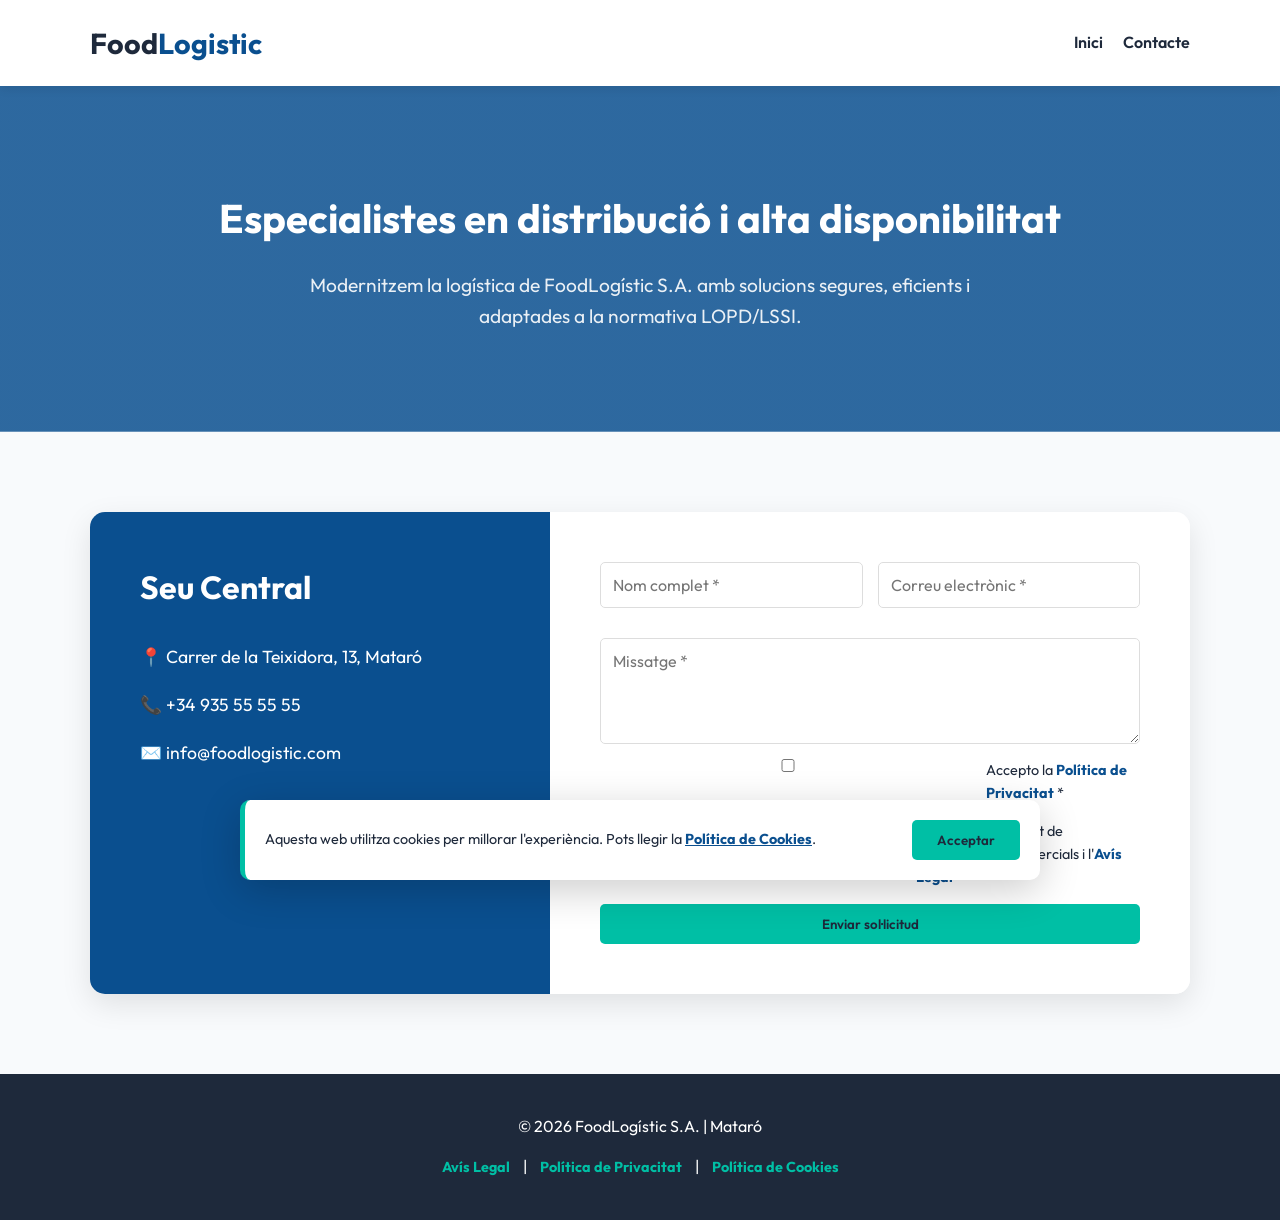
<file: docs/index.html>
<!DOCTYPE html>
<html lang="ca">
<head>
    <meta charset="UTF-8">
    <meta name="viewport" content="width=device-width, initial-scale=1.0">
    <title>FoodLogístic S.A. | Logística Alimentària</title>
    <link href="https://fonts.googleapis.com/css2?family=Outfit:wght@400;600;700&display=swap" rel="stylesheet">
    <style>
        /* CSS INTEGRAT PER EVITAR ERRORS DE CÀRREGA */
        :root { --primary: #0a4f8f; --secondary: #00bfa5; --dark: #1e293b; --light: #f8fafc; }
        * { margin: 0; padding: 0; box-sizing: border-box; font-family: 'Outfit', sans-serif; }
        body { line-height: 1.6; color: var(--dark); background-color: var(--light); }
        .container { width: 90%; max-width: 1100px; margin: 0 auto; }

        /* Capçalera */
        header { background: #fff; padding: 20px 0; box-shadow: 0 2px 10px rgba(0,0,0,0.1); position: sticky; top: 0; z-index: 100; }
        .header-content { display: flex; justify-content: space-between; align-items: center; }
        .logo h1 { font-size: 1.8rem; color: var(--dark); }
        .logo h1 span { color: var(--primary); }
        nav ul { display: flex; list-style: none; }
        nav ul li { margin-left: 20px; }
        nav ul li a { text-decoration: none; color: var(--dark); font-weight: 600; transition: 0.3s; }
        nav ul li a:hover { color: var(--primary); }

        /* Botons */
        .btn { display: inline-block; padding: 12px 25px; border-radius: 5px; text-decoration: none; font-weight: 600; cursor: pointer; border: none; transition: 0.3s; }
        .btn-primary { background: var(--secondary); color: var(--dark); }
        .btn-primary:hover { background: #00a892; transform: translateY(-2px); }

        /* Hero Section */
        .hero { 
            background: linear-gradient(rgba(10, 79, 143, 0.85), rgba(10, 79, 143, 0.85)), 
                        url('https://images.unsplash.com/photo-1586528116311-ad8dd3c8310d?auto=format&fit=crop&q=80&w=1000'); 
            background-size: cover; 
            background-position: center;
            color: white; 
            padding: 100px 0; 
            text-align: center; 
        }
        .hero h2 { font-size: 2.5rem; margin-bottom: 20px; }
        .hero p { font-size: 1.2rem; max-width: 700px; margin: 0 auto; opacity: 0.9; }

        /* Contacte */
        .contact { padding: 80px 0; }
        .contact-box { display: flex; background: white; border-radius: 15px; overflow: hidden; box-shadow: 0 10px 30px rgba(0,0,0,0.1); }
        .contact-info { flex: 1; padding: 50px; background: var(--primary); color: white; }
        .contact-info h2 { margin-bottom: 30px; font-size: 2rem; }
        .contact-info p { margin-bottom: 20px; display: flex; align-items: center; gap: 10px; font-size: 1.1rem; }
        
        .contact-form { flex: 1.5; padding: 50px; background: white; }
        .form-grid { display: grid; grid-template-columns: 1fr 1fr; gap: 15px; }
        .contact-form input, .contact-form textarea { width: 100%; padding: 12px; margin-bottom: 15px; border: 1px solid #ddd; border-radius: 5px; font-size: 1rem; }
        .contact-form textarea { grid-column: span 2; }
        .contact-form input:focus, .contact-form textarea:focus { outline: none; border-color: var(--primary); }

        .form-group-checkbox { display: flex; gap: 10px; margin-bottom: 15px; font-size: 0.9rem; align-items: flex-start; }
        .form-group-checkbox a { color: var(--primary); font-weight: bold; text-decoration: none; }
        .form-group-checkbox a:hover { text-decoration: underline; }

        /* Footer */
        footer { background: var(--dark); color: white; padding: 40px 0; text-align: center; }
        .legal-links { margin-top: 15px; }
        .legal-links a { color: var(--secondary); margin: 0 10px; font-weight: bold; text-decoration: none; font-size: 0.9rem; }
        .legal-links a:hover { text-decoration: underline; }

        /* Banner de Cookies */
        .cookie-overlay { position: fixed; bottom: 20px; left: 50%; transform: translateX(-50%); width: 90%; max-width: 800px; background: white; color: var(--dark); padding: 20px; z-index: 1000; display: none; border-radius: 10px; box-shadow: 0 10px 40px rgba(0,0,0,0.2); border-left: 5px solid var(--secondary); }
        .cookie-content { display: flex; justify-content: space-between; align-items: center; gap: 20px; }
        .cookie-content p { font-size: 0.9rem; }
        .cookie-content a { color: var(--primary); font-weight: bold; }

        .hidden { display: none; color: #00bfa5; font-weight: bold; margin-top: 15px; padding: 10px; border: 1px solid #00bfa5; border-radius: 5px; text-align: center; }

        /* Responsive */
        @media (max-width: 768px) {
            .contact-box { flex-direction: column; }
            .form-grid { grid-template-columns: 1fr; }
            .contact-form textarea { grid-column: span 1; }
        }
    </style>
</head>
<body>

    <div id="cookie-banner" class="cookie-overlay">
        <div class="cookie-content">
            <p>Aquesta web utilitza cookies per millorar l'experiència. Pots llegir la <a href="cookies.html">Política de Cookies</a>.</p>
            <button id="accept-cookies" class="btn btn-primary">Acceptar</button>
        </div>
    </div>

    <header>
        <div class="container header-content">
            <div class="logo"><h1>Food<span>Logistic</span></h1></div>
            <nav>
                <ul>
                    <li><a href="#inici">Inici</a></li>
                    <li><a href="#contacte">Contacte</a></li>
                </ul>
            </nav>
        </div>
    </header>

    <section id="inici" class="hero">
        <div class="container">
            <h2>Especialistes en distribució i alta disponibilitat</h2>
            <p>Modernitzem la logística de FoodLogístic S.A. amb solucions segures, eficients i adaptades a la normativa LOPD/LSSI.</p>
        </div>
    </section>

    <section id="contacte" class="contact">
        <div class="container">
            <div class="contact-box">
                <div class="contact-info">
                    <h2>Seu Central</h2>
                    <p>📍 Carrer de la Teixidora, 13, Mataró</p>
                    <p>📞 +34 935 55 55 55</p>
                    <p>✉️ info@foodlogistic.com</p>
                </div>
                <div class="contact-form">
                    <form id="form-contacte">
                        <div class="form-grid">
                            <input type="text" placeholder="Nom complet *" required>
                            <input type="email" placeholder="Correu electrònic *" required>
                            <textarea placeholder="Missatge *" rows="4" required></textarea>
                        </div>
                        
                        <div class="form-group-checkbox">
                            <input type="checkbox" id="privacitat" required>
                            <label for="privacitat">Accepto la <a href="privacitat.html">Política de Privacitat</a> *</label>
                        </div>
                        <div class="form-group-checkbox">
                            <input type="checkbox" id="comunicacions">
                            <label for="comunicacions">Accepto l'enviament de comunicacions comercials i l'<a href="avis-legal.html">Avís Legal</a></label>
                        </div>
                        <button type="submit" class="btn btn-primary" style="width: 100%;">Enviar sol·licitud</button>
                    </form>
                    <div id="form-feedback" class="hidden">✓ Missatge enviat correctament! Ens posarem en contacte aviat.</div>
                </div>
            </div>
        </div>
    </section>

    <footer>
        <div class="container">
            <p>&copy; 2026 FoodLogístic S.A. | Mataró</p>
            <div class="legal-links">
                <a href="avis-legal.html">Avís Legal</a> | 
                <a href="privacitat.html">Política de Privacitat</a> | 
                <a href="cookies.html">Política de Cookies</a>
            </div>
        </div>
    </footer>

    <script>
        document.addEventListener('DOMContentLoaded', () => {
            // Gestió Cookies
            const banner = document.getElementById('cookie-banner');
            const btnAcceptar = document.getElementById('accept-cookies');

            if (!localStorage.getItem('food-cookies-accepted')) {
                banner.style.display = 'block';
            }

            btnAcceptar.addEventListener('click', () => {
                localStorage.setItem('food-cookies-accepted', 'true');
                banner.style.display = 'none';
            });

            // Gestió Formulari
            const form = document.getElementById('form-contacte');
            form.addEventListener('submit', (e) => {
                e.preventDefault();
                document.getElementById('form-feedback').classList.remove('hidden');
                form.style.opacity = '0.5';
                form.style.pointerEvents = 'none';
            });
        });
    </script>
</body>
</html>
</file>
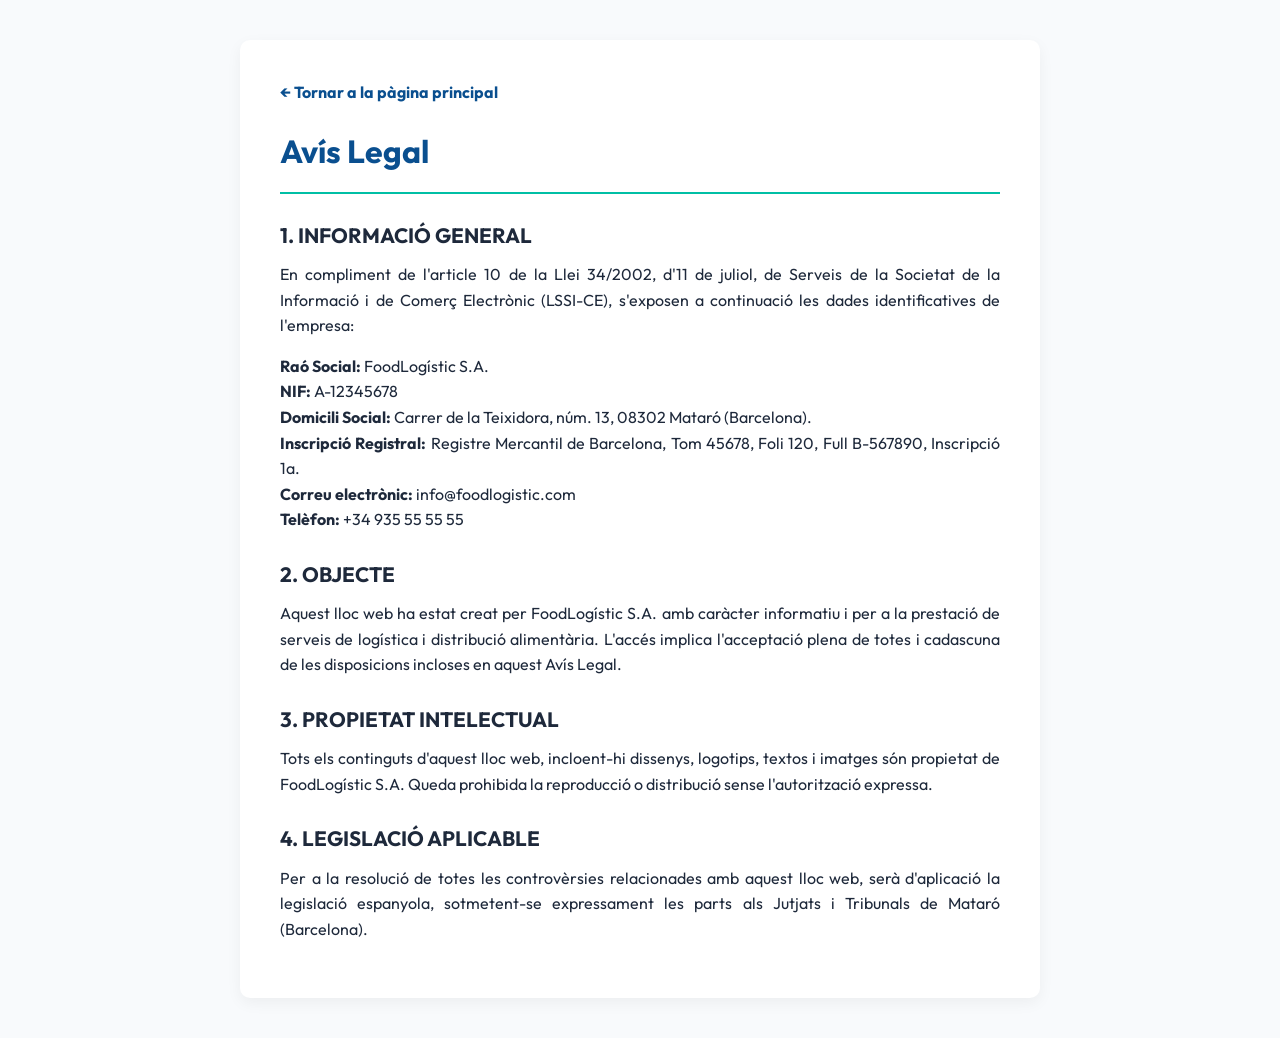
<file: docs/avis-legal.html>
<!DOCTYPE html>
<html lang="ca">
<head>
    <meta charset="UTF-8">
    <meta name="viewport" content="width=device-width, initial-scale=1.0">
    <title>Avís Legal - FoodLogístic S.A.</title>
    <link rel="stylesheet" href="styles.css">
    <link href="https://fonts.googleapis.com/css2?family=Outfit:wght@400;600;700&display=swap" rel="stylesheet">
</head>
<body>
    <div class="container legal-page-container">
        <a href="index.html" class="back-btn">← Tornar a la pàgina principal</a>
        
        <h1>Avís Legal</h1>
        
        <h2>1. INFORMACIÓ GENERAL</h2>
        <p>En compliment de l'article 10 de la Llei 34/2002, d'11 de juliol, de Serveis de la Societat de la Informació i de Comerç Electrònic (LSSI-CE), s'exposen a continuació les dades identificatives de l'empresa:</p>
        <p>
            <strong>Raó Social:</strong> FoodLogístic S.A.<br>
            <strong>NIF:</strong> A-12345678<br>
            <strong>Domicili Social:</strong> Carrer de la Teixidora, núm. 13, 08302 Mataró (Barcelona).<br>
            <strong>Inscripció Registral:</strong> Registre Mercantil de Barcelona, Tom 45678, Foli 120, Full B-567890, Inscripció 1a.<br>
            <strong>Correu electrònic:</strong> info@foodlogistic.com<br>
            <strong>Telèfon:</strong> +34 935 55 55 55
        </p>

        <h2>2. OBJECTE</h2>
        <p>Aquest lloc web ha estat creat per FoodLogístic S.A. amb caràcter informatiu i per a la prestació de serveis de logística i distribució alimentària. L'accés implica l'acceptació plena de totes i cadascuna de les disposicions incloses en aquest Avís Legal.</p>

        <h2>3. PROPIETAT INTELECTUAL</h2>
        <p>Tots els continguts d'aquest lloc web, incloent-hi dissenys, logotips, textos i imatges són propietat de FoodLogístic S.A. Queda prohibida la reproducció o distribució sense l'autorització expressa.</p>

        <h2>4. LEGISLACIÓ APLICABLE</h2>
        <p>Per a la resolució de totes les controvèrsies relacionades amb aquest lloc web, serà d'aplicació la legislació espanyola, sotmetent-se expressament les parts als Jutjats i Tribunals de Mataró (Barcelona).</p>
    </div>
</body>
</html>
</file>
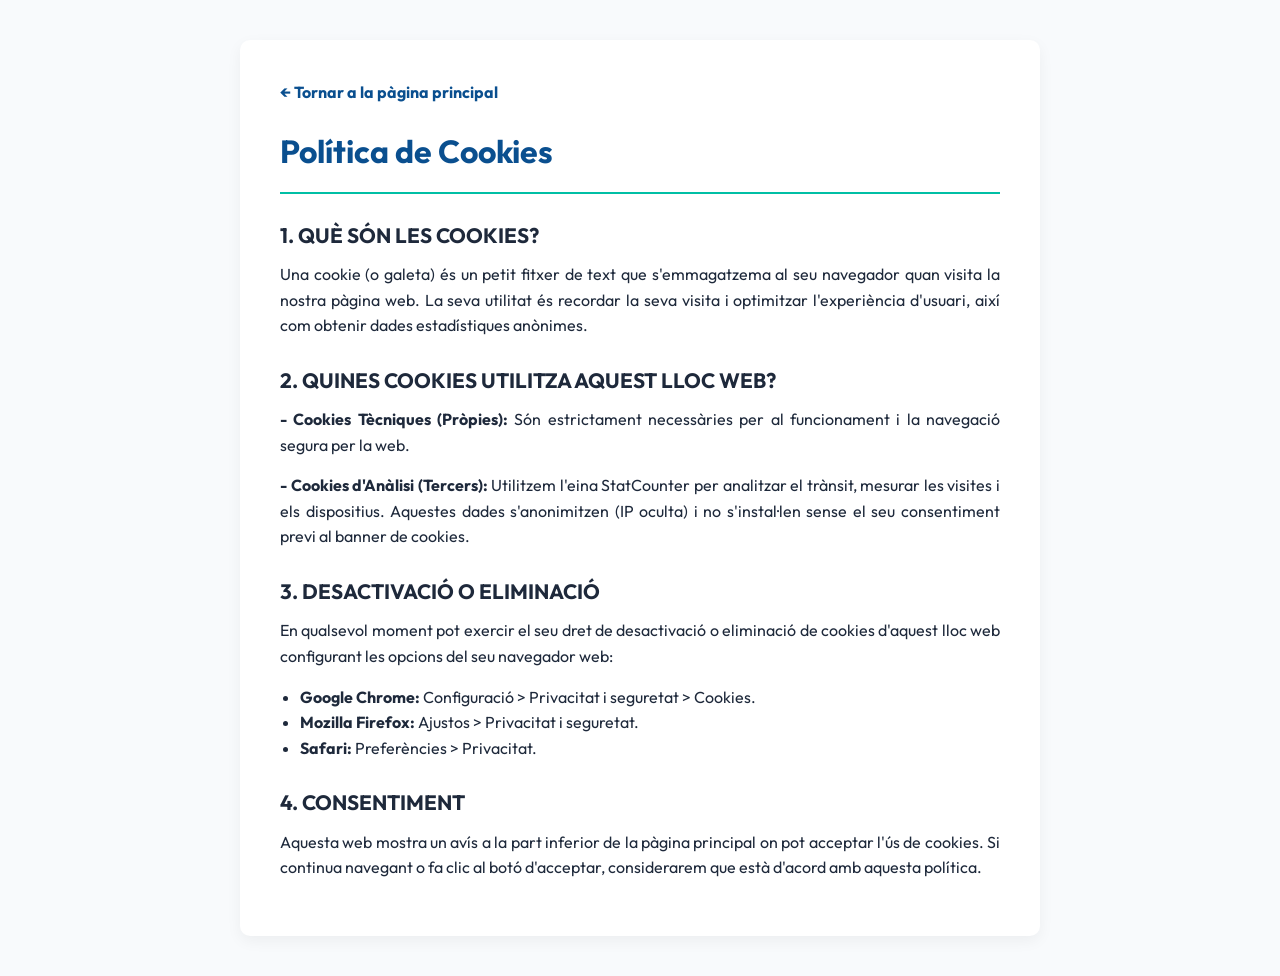
<file: docs/cookies.html>
<!DOCTYPE html>
<html lang="ca">
<head>
    <meta charset="UTF-8">
    <meta name="viewport" content="width=device-width, initial-scale=1.0">
    <title>Política de Cookies - FoodLogístic S.A.</title>
    <link rel="stylesheet" href="styles.css">
    <link href="https://fonts.googleapis.com/css2?family=Outfit:wght@400;600;700&display=swap" rel="stylesheet">
</head>
<body>
    <div class="container legal-page-container">
        <a href="index.html" class="back-btn">← Tornar a la pàgina principal</a>
        
        <h1>Política de Cookies</h1>

        <h2>1. QUÈ SÓN LES COOKIES?</h2>
        <p>Una cookie (o galeta) és un petit fitxer de text que s'emmagatzema al seu navegador quan visita la nostra pàgina web. La seva utilitat és recordar la seva visita i optimitzar l'experiència d'usuari, així com obtenir dades estadístiques anònimes.</p>

        <h2>2. QUINES COOKIES UTILITZA AQUEST LLOC WEB?</h2>
        <p><strong>- Cookies Tècniques (Pròpies):</strong> Són estrictament necessàries per al funcionament i la navegació segura per la web.</p>
        <p><strong>- Cookies d'Anàlisi (Tercers):</strong> Utilitzem l'eina StatCounter per analitzar el trànsit, mesurar les visites i els dispositius. Aquestes dades s'anonimitzen (IP oculta) i no s'instal·len sense el seu consentiment previ al banner de cookies.</p>

        <h2>3. DESACTIVACIÓ O ELIMINACIÓ</h2>
        <p>En qualsevol moment pot exercir el seu dret de desactivació o eliminació de cookies d'aquest lloc web configurant les opcions del seu navegador web:</p>
        <ul>
            <li style="margin-left: 20px;"><strong>Google Chrome:</strong> Configuració > Privacitat i seguretat > Cookies.</li>
            <li style="margin-left: 20px;"><strong>Mozilla Firefox:</strong> Ajustos > Privacitat i seguretat.</li>
            <li style="margin-left: 20px;"><strong>Safari:</strong> Preferències > Privacitat.</li>
        </ul>

        <h2>4. CONSENTIMENT</h2>
        <p>Aquesta web mostra un avís a la part inferior de la pàgina principal on pot acceptar l'ús de cookies. Si continua navegant o fa clic al botó d'acceptar, considerarem que està d'acord amb aquesta política.</p>
    </div>
</body>
</html>
</file>
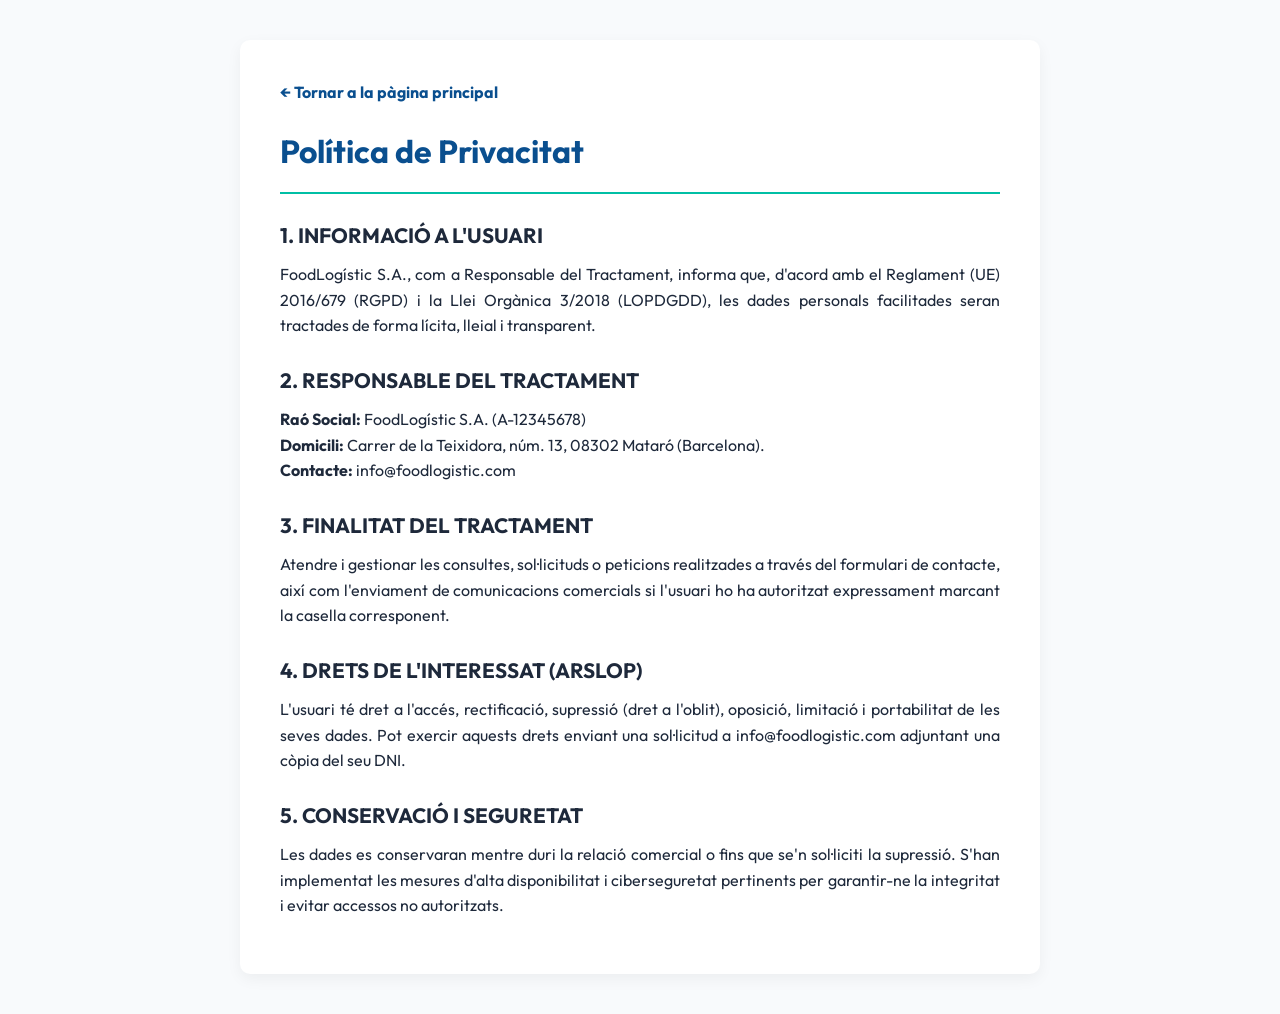
<file: docs/privacitat.html>
<!DOCTYPE html>
<html lang="ca">
<head>
    <meta charset="UTF-8">
    <meta name="viewport" content="width=device-width, initial-scale=1.0">
    <title>Política de Privacitat - FoodLogístic S.A.</title>
    <link rel="stylesheet" href="styles.css">
    <link href="https://fonts.googleapis.com/css2?family=Outfit:wght@400;600;700&display=swap" rel="stylesheet">
</head>
<body>
    <div class="container legal-page-container">
        <a href="index.html" class="back-btn">← Tornar a la pàgina principal</a>
        
        <h1>Política de Privacitat</h1>

        <h2>1. INFORMACIÓ A L'USUARI</h2>
        <p>FoodLogístic S.A., com a Responsable del Tractament, informa que, d'acord amb el Reglament (UE) 2016/679 (RGPD) i la Llei Orgànica 3/2018 (LOPDGDD), les dades personals facilitades seran tractades de forma lícita, lleial i transparent.</p>

        <h2>2. RESPONSABLE DEL TRACTAMENT</h2>
        <p>
            <strong>Raó Social:</strong> FoodLogístic S.A. (A-12345678)<br>
            <strong>Domicili:</strong> Carrer de la Teixidora, núm. 13, 08302 Mataró (Barcelona).<br>
            <strong>Contacte:</strong> info@foodlogistic.com
        </p>

        <h2>3. FINALITAT DEL TRACTAMENT</h2>
        <p>Atendre i gestionar les consultes, sol·licituds o peticions realitzades a través del formulari de contacte, així com l'enviament de comunicacions comercials si l'usuari ho ha autoritzat expressament marcant la casella corresponent.</p>

        <h2>4. DRETS DE L'INTERESSAT (ARSLOP)</h2>
        <p>L'usuari té dret a l'accés, rectificació, supressió (dret a l'oblit), oposició, limitació i portabilitat de les seves dades. Pot exercir aquests drets enviant una sol·licitud a info@foodlogistic.com adjuntant una còpia del seu DNI.</p>

        <h2>5. CONSERVACIÓ I SEGURETAT</h2>
        <p>Les dades es conservaran mentre duri la relació comercial o fins que se'n sol·liciti la supressió. S'han implementat les mesures d'alta disponibilitat i ciberseguretat pertinents per garantir-ne la integritat i evitar accessos no autoritzats.</p>
    </div>
</body>
</html>
</file>
<file: docs/styles.css>
:root { --primary: #0a4f8f; --secondary: #00bfa5; --dark: #1e293b; --light: #f8fafc; }
* { margin: 0; padding: 0; box-sizing: border-box; font-family: 'Outfit', sans-serif; }
body { line-height: 1.6; color: var(--dark); background-color: var(--light); }
.container { width: 90%; max-width: 1100px; margin: 0 auto; }

/* Capçalera */
header { background: #fff; padding: 20px 0; box-shadow: 0 2px 10px rgba(0,0,0,0.1); position: sticky; top: 0; z-index: 100; }
.header-content { display: flex; justify-content: space-between; align-items: center; }
.logo h1 { color: var(--dark); }
.logo h1 span { color: var(--primary); }
nav ul { display: flex; list-style: none; }
nav ul li { margin-left: 20px; }
nav ul li a { text-decoration: none; color: var(--dark); font-weight: 600; }
.btn { display: inline-block; padding: 10px 20px; border-radius: 5px; text-decoration: none; font-weight: 600; cursor: pointer; border: none; }
.btn-primary { background: var(--secondary); color: var(--dark); }

/* Seccions principals */
.hero { background: linear-gradient(rgba(10,79,143,0.8), rgba(10,79,143,0.8)), url('https://images.unsplash.com/photo-1586528116311-ad8dd3c8310d?auto=format&fit=crop&q=80&w=1000'); background-size: cover; color: white; padding: 120px 0; text-align: center; }
.contact { padding: 80px 0; }
.contact-box { display: flex; background: var(--dark); color: white; border-radius: 15px; overflow: hidden; }
.contact-info { flex: 1; padding: 40px; background: var(--primary); }
.contact-form { flex: 1.5; padding: 40px; background: white; color: var(--dark); }
.contact-form input, .contact-form textarea { width: 100%; padding: 12px; margin-bottom: 15px; border: 1px solid #ddd; border-radius: 5px; }
.form-group-checkbox { display: flex; gap: 10px; margin-bottom: 15px; font-size: 0.9rem; align-items: flex-start; }
.form-group-checkbox a { color: var(--primary); font-weight: bold; }
.hidden { display: none; color: green; font-weight: bold; margin-top: 15px; }

/* Peu de pàgina */
footer { background: var(--dark); color: white; padding: 40px 0; text-align: center; }
.legal-links { margin-top: 15px; }
.legal-links a { color: var(--secondary); margin: 0 10px; font-weight: bold; text-decoration: none; }
.legal-links a:hover { text-decoration: underline; }

/* Banner de Cookies */
.cookie-overlay { position: fixed; bottom: 0; left: 0; width: 100%; background: var(--dark); color: white; padding: 20px; z-index: 1000; display: none; }
.cookie-content { display: flex; justify-content: space-between; align-items: center; max-width: 1100px; margin: 0 auto; gap: 20px; }
.cookie-content a { color: var(--secondary); font-weight: bold; }

/* ESTILS DE LES PÀGINES LEGALS */
.legal-page-container { padding: 80px 0; max-width: 800px; margin: 0 auto; background: white; padding: 40px; border-radius: 10px; box-shadow: 0 5px 15px rgba(0,0,0,0.05); margin-top: 40px; margin-bottom: 40px; }
.legal-page-container h1 { color: var(--primary); border-bottom: 2px solid var(--secondary); padding-bottom: 15px; margin-bottom: 25px; }
.legal-page-container h2 { margin-top: 25px; margin-bottom: 10px; color: var(--dark); font-size: 1.3rem; }
.legal-page-container p { margin-bottom: 15px; text-align: justify; }
.back-btn { display: inline-block; margin-bottom: 20px; color: var(--primary); font-weight: bold; text-decoration: none; }
.back-btn:hover { text-decoration: underline; }
</file>
